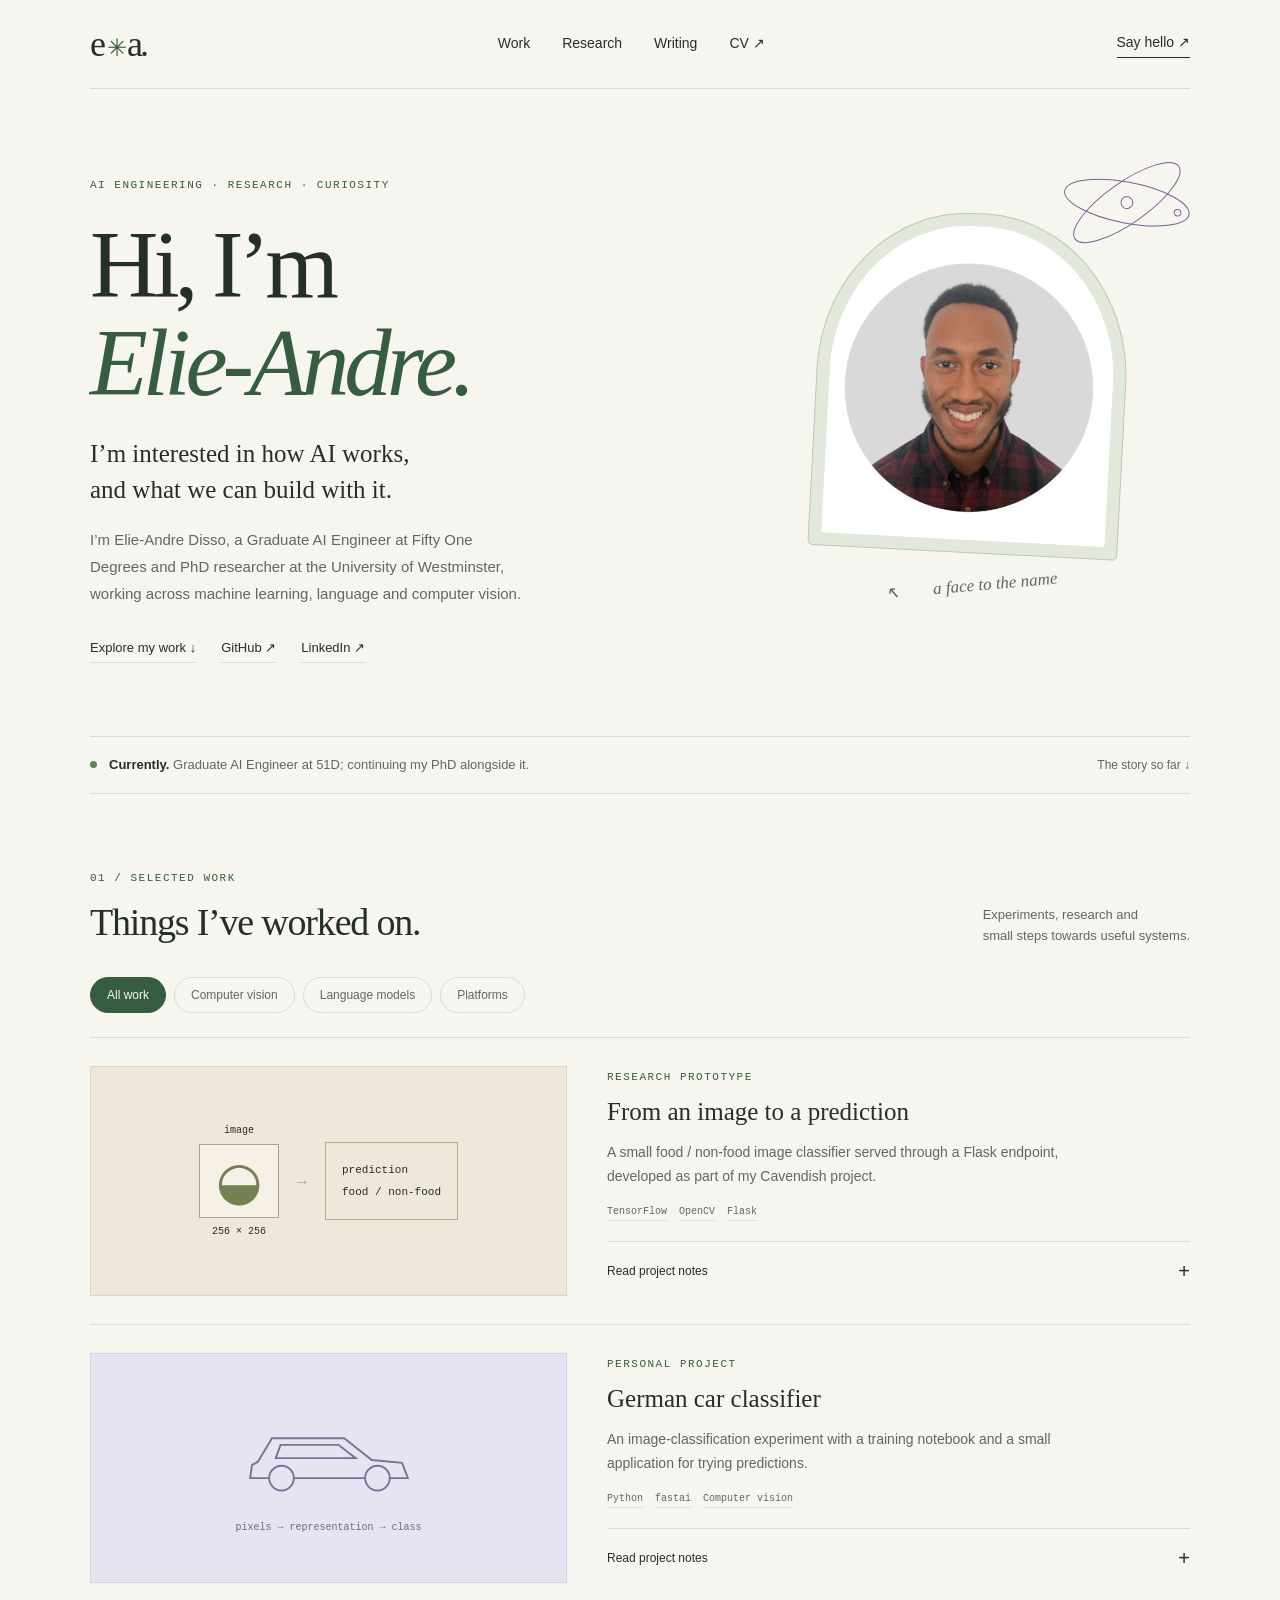
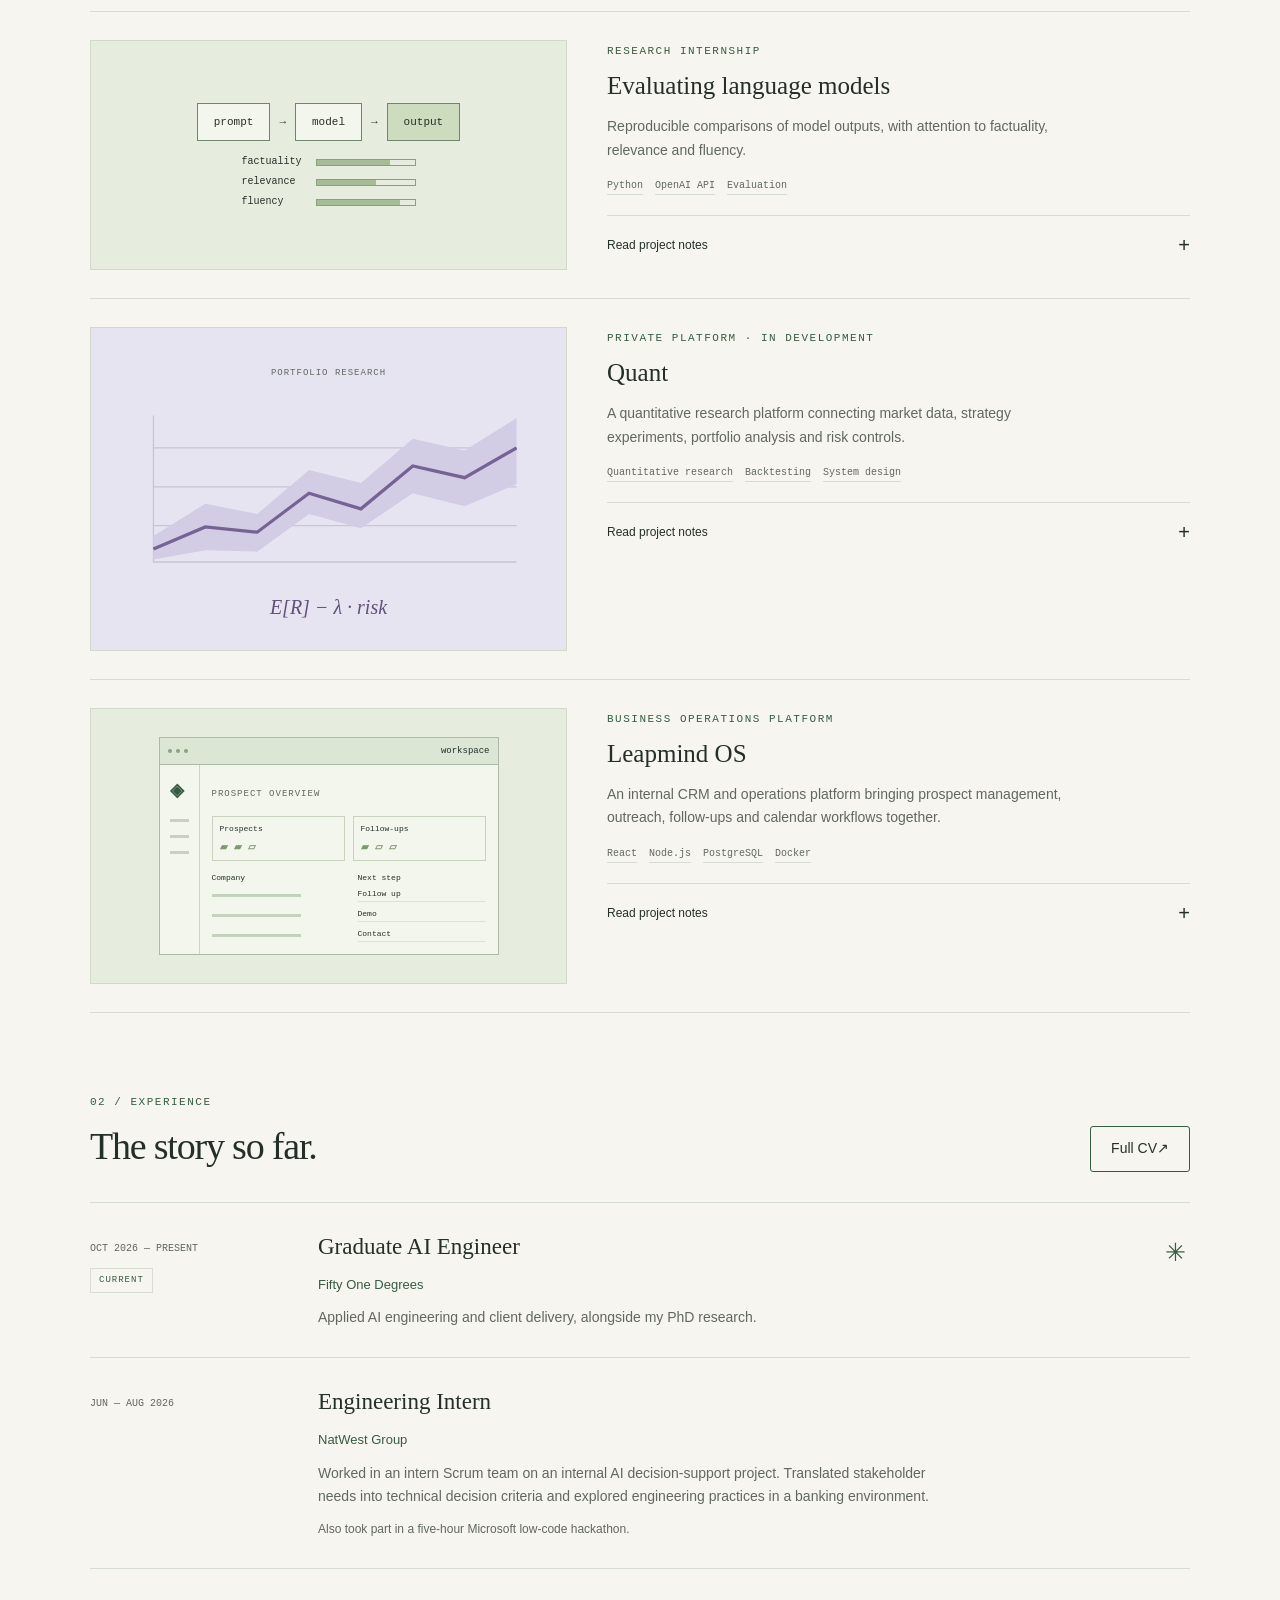
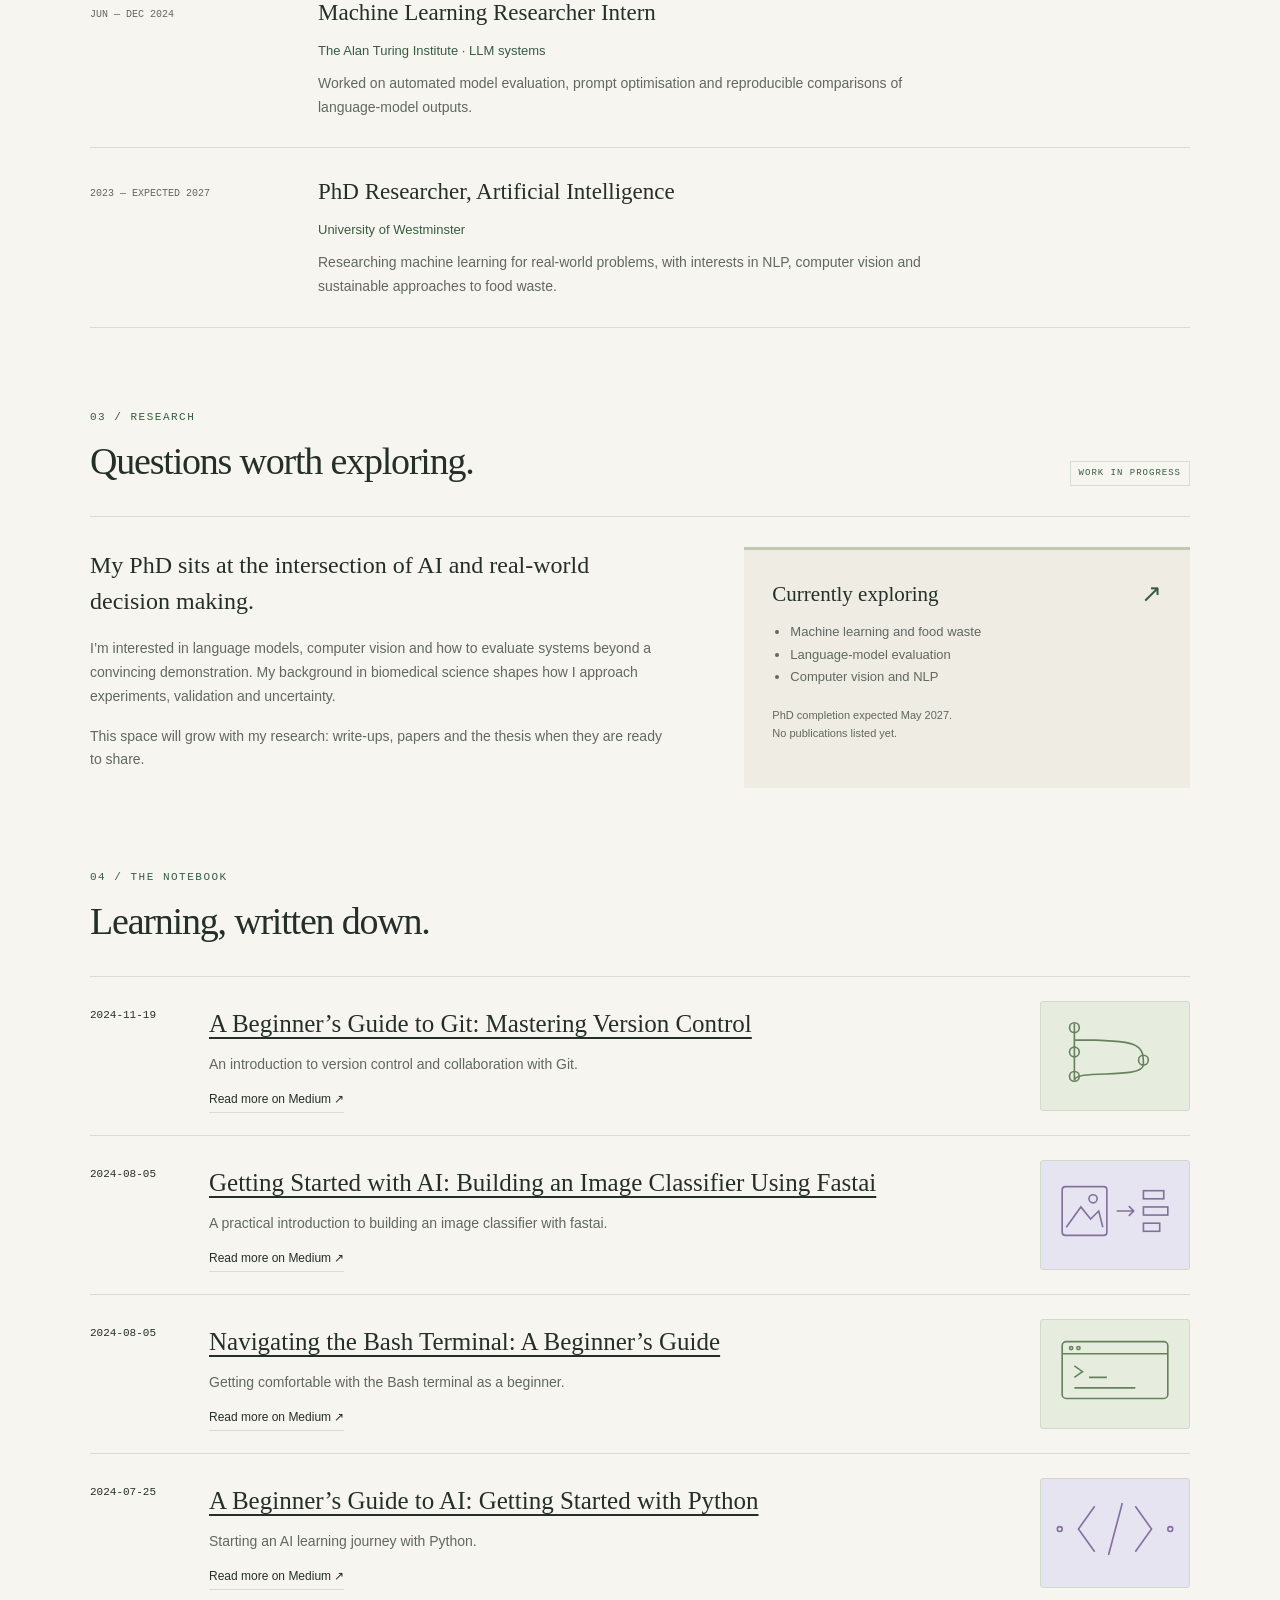
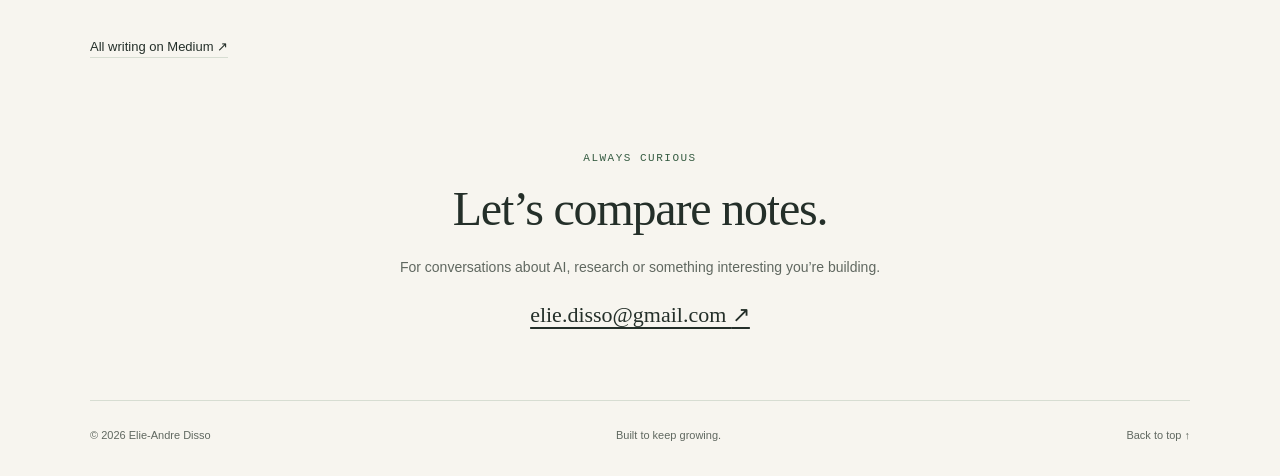
<file: index.html>
<!doctype html>
<html lang="en">
<head>
  <meta charset="utf-8">
  <meta name="viewport" content="width=device-width, initial-scale=1">
  <meta name="google-site-verification" content="zBLq_eRVmcI7Dz_ONTnirOp5jW_L1AHOWXwtKinr4Yc">
  <meta name="description" content="Elie-Andre Disso, Graduate AI Engineer at Fifty One Degrees and PhD researcher at the University of Westminster. Explore AI projects, research and writing.">
  <meta name="theme-color" content="#f7f5ef">
  <title>Elie-Andre Disso | AI Engineer &amp; PhD Researcher</title>
  <link rel="canonical" href="https://elieandre.github.io/">
  <meta property="og:type" content="website">
  <meta property="og:title" content="Elie-Andre Disso | AI Engineer &amp; PhD Researcher">
  <meta property="og:description" content="Graduate AI Engineer at Fifty One Degrees and PhD researcher. Selected AI projects, research and writing.">
  <meta property="og:url" content="https://elieandre.github.io/">
  <meta property="og:image" content="https://elieandre.github.io/assets/portrait.png">
  <meta property="og:image:alt" content="Elie-Andre Disso">
  <meta name="twitter:card" content="summary">
  <meta name="twitter:title" content="Elie-Andre Disso | AI Engineer &amp; PhD Researcher">
  <meta name="twitter:description" content="Graduate AI Engineer at Fifty One Degrees and PhD researcher. AI projects, research and writing.">
  <meta name="twitter:image" content="https://elieandre.github.io/assets/portrait.png">
  <script type="application/ld+json">
  {
    "@context": "https://schema.org",
    "@type": "ProfilePage",
    "@id": "https://elieandre.github.io/#profile",
    "url": "https://elieandre.github.io/",
    "mainEntity": {
      "@type": "Person",
      "@id": "https://elieandre.github.io/#person",
      "name": "Elie-Andre Disso",
      "alternateName": "Elie Disso",
      "url": "https://elieandre.github.io/",
      "image": "https://elieandre.github.io/assets/portrait.png",
      "jobTitle": "Graduate AI Engineer",
      "description": "Graduate AI Engineer at Fifty One Degrees and PhD researcher at the University of Westminster, working across machine learning, language and computer vision.",
      "sameAs": [
        "https://www.linkedin.com/in/elie-andre",
        "https://github.com/ElieAndre",
        "https://medium.com/@elieandre"
      ]
    }
  }
  </script>
  <link rel="icon" href="assets/favicon.svg" type="image/svg+xml">
  <link rel="stylesheet" href="style.css?v=mobile-icons-20261005">
  <script src="content.js" defer></script>
  <script src="script.js?v=mobile-icons-20261005" defer></script>
</head>
<body>
<a class="skip" href="#main">Skip to content</a>
<header class="site-header">
  <a class="wordmark" href="index.html" aria-label="Elie-Andre, home">e<span class="asterisk" aria-hidden="true"><span class="mobile-symbol icon-star" aria-hidden="true"><span class="symbol-glyph">✳</span></span></span>a.</a>
  <nav aria-label="Main navigation">
    <a href="#work">Work</a><a href="#research">Research</a><a href="#writing">Writing</a><a href="cv.html">CV <span aria-hidden="true"><span class="mobile-symbol icon-out" aria-hidden="true"><span class="symbol-glyph">↗</span></span></span></a>
  </nav>
  <a class="hello" href="mailto:elie.disso@gmail.com">Say hello <span aria-hidden="true"><span class="mobile-symbol icon-out" aria-hidden="true"><span class="symbol-glyph">↗</span></span></span></a>
</header>
<main id="main">
  <section class="hero" aria-labelledby="intro-title">
    <div class="intro">
      <p class="eyebrow">AI ENGINEERING · RESEARCH · CURIOSITY</p>
      <h1 id="intro-title">Hi, I’m<br><em>Elie-Andre.</em></h1>
      <p class="lede">I’m interested in how AI works,<br class="desktop-break"> and what we can build with it.</p>
      <p class="intro-copy">I’m Elie-Andre Disso, a Graduate AI Engineer at Fifty One Degrees and PhD researcher at the University of Westminster, working across machine learning, language and computer vision.</p>
      <div class="intro-links"><a href="#work">Explore my work <span aria-hidden="true"><span class="mobile-symbol icon-down" aria-hidden="true"><span class="symbol-glyph">↓</span></span></span></a><a href="https://github.com/ElieAndre" target="_blank" rel="noopener noreferrer">GitHub <span class="mobile-symbol icon-out" aria-hidden="true"><span class="symbol-glyph">↗</span></span></a><a href="https://www.linkedin.com/in/elie-andre" target="_blank" rel="noopener noreferrer">LinkedIn <span class="mobile-symbol icon-out" aria-hidden="true"><span class="symbol-glyph">↗</span></span></a></div>
    </div>
    <div class="portrait-area">
      <div class="portrait-frame"><img src="assets/portrait.png" width="1000" height="1000" alt="Elie-Andre Disso smiling" fetchpriority="high"></div>
      <div class="portrait-note"><span aria-hidden="true"><span class="mobile-symbol icon-up-left" aria-hidden="true"><span class="symbol-glyph">↖</span></span></span> a face to the name</div>
      <div class="orbit" aria-hidden="true"><svg viewBox="0 0 220 120"><ellipse cx="110" cy="60" rx="96" ry="31" transform="rotate(-23 110 60)"/><ellipse cx="110" cy="60" rx="96" ry="31" transform="rotate(23 110 60)"/><circle cx="110" cy="60" r="9"/><circle cx="182" cy="91" r="5"/></svg></div>
    </div>
  </section>
  <div class="now-strip"><span class="status-dot" aria-hidden="true"></span><span><strong>Currently.</strong> Graduate AI Engineer at 51D; continuing my PhD alongside it.</span><a href="#experience">The story so far <span class="mobile-symbol icon-down" aria-hidden="true"><span class="symbol-glyph">↓</span></span></a></div>

  <section id="work" class="section" aria-labelledby="work-title">
    <div class="section-heading"><div><p class="eyebrow">01 / SELECTED WORK</p><h2 id="work-title">Things I’ve worked on.</h2></div><p class="section-aside">Experiments, research and<br>small steps towards useful systems.</p></div>
    <div class="filters" role="group" aria-label="Filter selected work"><button aria-pressed="true" data-filter="all">All work</button><button aria-pressed="false" data-filter="vision">Computer vision</button><button aria-pressed="false" data-filter="llm">Language models</button><button aria-pressed="false" data-filter="platform">Platforms</button></div>
    <p id="filter-status" class="sr-only" aria-live="polite"></p>
    <div id="project-list" class="project-list"></div>
    <noscript><p>Selected work includes LLM evaluation at The Alan Turing Institute, a food-image classification prototype and a German car classifier. <a href="https://github.com/ElieAndre">Browse my public code on GitHub.</a></p></noscript>
  </section>

  <section id="experience" class="section" aria-labelledby="experience-title">
    <div class="section-heading"><div><p class="eyebrow">02 / EXPERIENCE</p><h2 id="experience-title">The story so far.</h2></div><a class="cv-link" href="./cv.html">Full CV <span class="mobile-symbol icon-out" aria-hidden="true"><span class="symbol-glyph">↗</span></span></a></div>
    <div class="timeline">
      <article class="timeline-row"><p class="timeline-date">OCT 2026 — PRESENT <span class="small-label">CURRENT</span></p><div><h3>Graduate AI Engineer</h3><p class="company">Fifty One Degrees</p><p>Applied AI engineering and client delivery, alongside my PhD research.</p></div><span class="timeline-mark" aria-hidden="true"><span class="mobile-symbol icon-star" aria-hidden="true"><span class="symbol-glyph">✳</span></span></span></article>
      <article class="timeline-row"><p class="timeline-date">JUN — AUG 2026</p><div><h3>Engineering Intern</h3><p class="company">NatWest Group</p><p>Worked in an intern Scrum team on an internal AI decision-support project. Translated stakeholder needs into technical decision criteria and explored engineering practices in a banking environment.</p><p class="minor">Also took part in a five-hour Microsoft low-code hackathon.</p></div></article>
      <article class="timeline-row"><p class="timeline-date">JUN — DEC 2024</p><div><h3>Machine Learning Researcher Intern</h3><p class="company">The Alan Turing Institute · LLM systems</p><p>Worked on automated model evaluation, prompt optimisation and reproducible comparisons of language-model outputs.</p></div></article>
      <article class="timeline-row"><p class="timeline-date">2023 — EXPECTED 2027</p><div><h3>PhD Researcher, Artificial Intelligence</h3><p class="company">University of Westminster</p><p>Researching machine learning for real-world problems, with interests in NLP, computer vision and sustainable approaches to food waste.</p></div></article>
    </div>
  </section>

  <section id="research" class="section research-section" aria-labelledby="research-title">
    <div class="section-heading"><div><p class="eyebrow">03 / RESEARCH</p><h2 id="research-title">Questions worth exploring.</h2></div><span class="small-label">WORK IN PROGRESS</span></div>
    <div class="research-grid"><div><p class="research-intro">My PhD sits at the intersection of AI and real-world decision making.</p><p>I’m interested in language models, computer vision and how to evaluate systems beyond a convincing demonstration. My background in biomedical science shapes how I approach experiments, validation and uncertainty.</p><p>This space will grow with my research: write-ups, papers and the thesis when they are ready to share.</p></div><aside class="research-note"><span class="note-symbol" aria-hidden="true"><span class="mobile-symbol icon-out" aria-hidden="true"><span class="symbol-glyph">↗</span></span></span><h3>Currently exploring</h3><ul><li>Machine learning and food waste</li><li>Language-model evaluation</li><li>Computer vision and NLP</li></ul><p>PhD completion expected May 2027.<br>No publications listed yet.</p></aside></div>
  </section>

  <section id="writing" class="section" aria-labelledby="writing-title">
    <div class="section-heading"><div><p class="eyebrow">04 / THE NOTEBOOK</p><h2 id="writing-title">Learning, written down.</h2></div></div>
    <div id="writing-list"></div>
    <p class="writing-more"><a class="text-link" href="https://medium.com/@elieandre" target="_blank" rel="noopener noreferrer">All writing on Medium <span class="mobile-symbol icon-out" aria-hidden="true"><span class="symbol-glyph">↗</span></span></a></p>
    <div id="writing-empty" class="writing-empty"><span class="notebook-icon" aria-hidden="true">▤</span><div><h3>The notebook is open.</h3><p>I’m starting to document what I learn in AI engineering. Essays, project notes and research explanations will appear here as I write them.</p></div><span class="small-label">NO POSTS YET</span></div>
  </section>
  <section class="contact-section" aria-labelledby="contact-title"><p class="eyebrow">ALWAYS CURIOUS</p><h2 id="contact-title">Let’s compare notes.</h2><p>For conversations about AI, research or something interesting you’re building.</p><a class="email-link" href="mailto:elie.disso@gmail.com">elie.disso@gmail.com <span aria-hidden="true"><span class="mobile-symbol icon-out" aria-hidden="true"><span class="symbol-glyph">↗</span></span></span></a></section>
</main>
<footer class="site-footer"><p>© <span id="year">2026</span> Elie-Andre Disso</p><p>Built to keep growing.</p><a href="#main">Back to top <span class="mobile-symbol icon-up" aria-hidden="true"><span class="symbol-glyph">↑</span></span></a></footer>
</body>
</html>
</file>
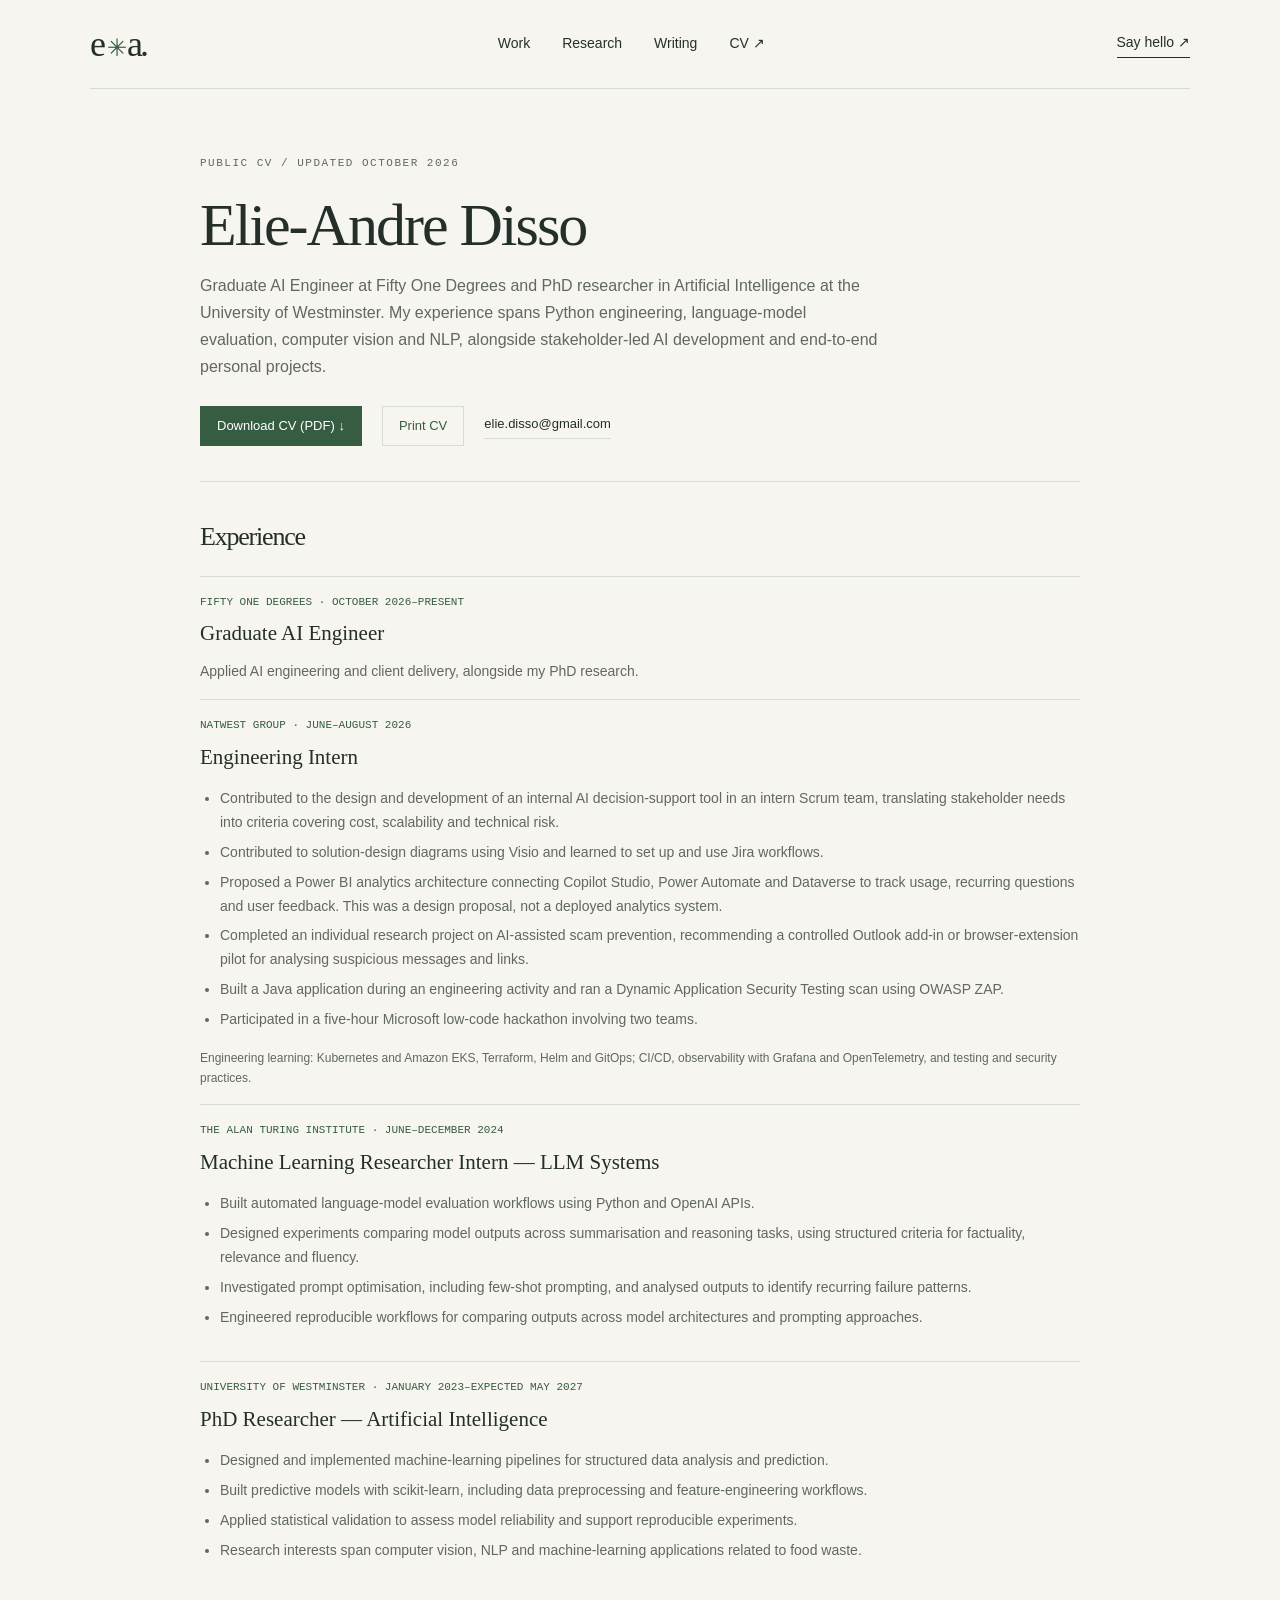
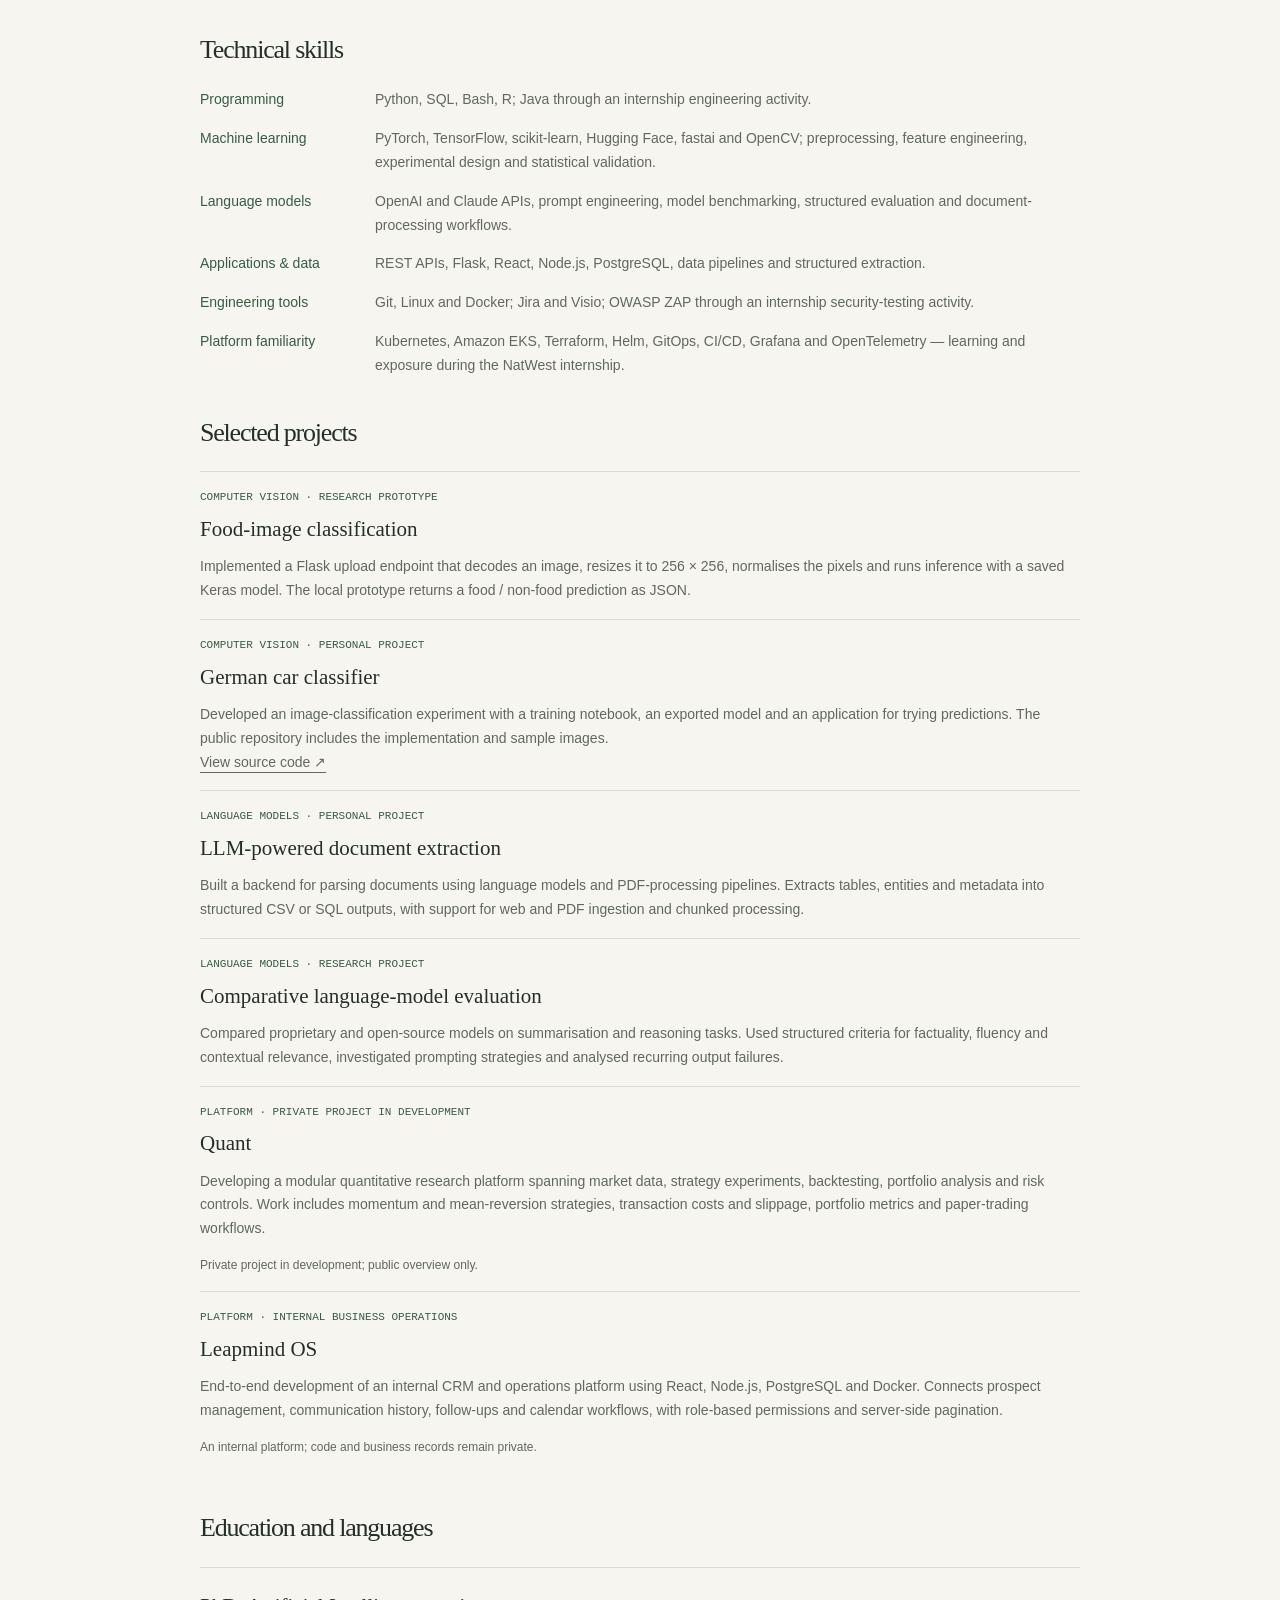
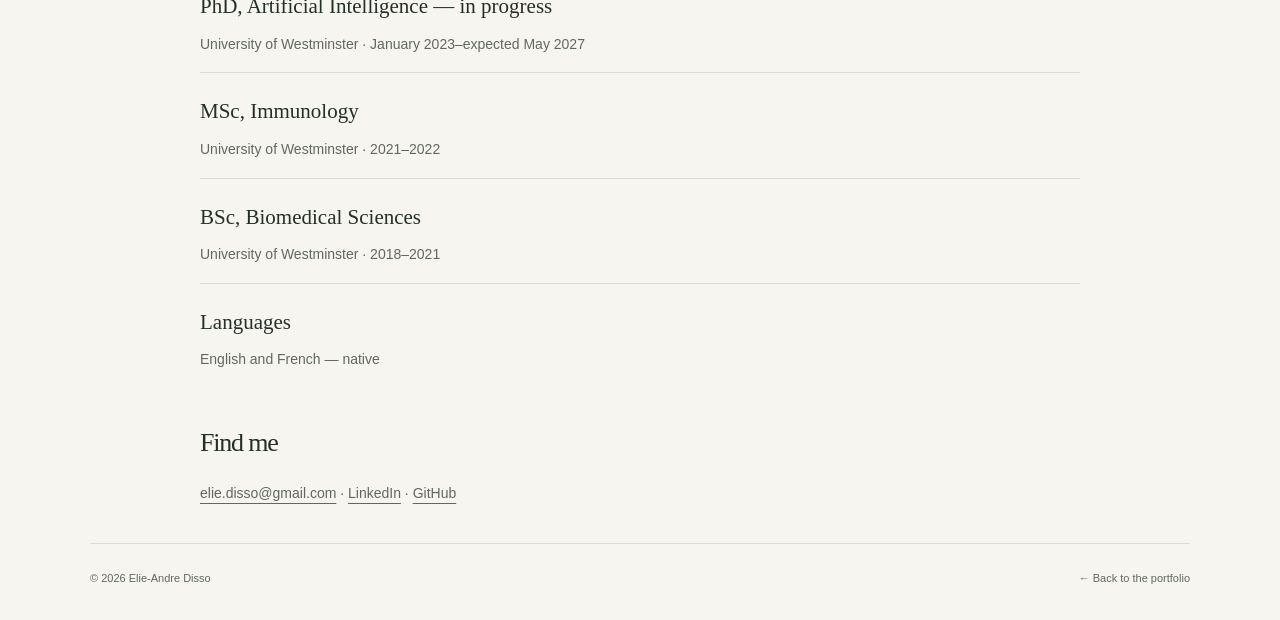
<file: cv.html>
<!doctype html>
<html lang="en"><head><meta charset="utf-8"><meta name="viewport" content="width=device-width, initial-scale=1"><meta name="description" content="Elie-Andre Disso's CV: Graduate AI Engineer at Fifty One Degrees, PhD researcher, with experience in LLM evaluation, computer vision, Python and NLP."><title>Elie-Andre Disso | AI Engineering &amp; Research CV</title><link rel="canonical" href="https://elieandre.github.io/cv.html"><meta property="og:type" content="website"><meta property="og:title" content="Elie-Andre Disso | AI Engineering &amp; Research CV"><meta property="og:description" content="Public CV: AI engineering, research experience, education and selected projects."><meta property="og:url" content="https://elieandre.github.io/cv.html"><meta property="og:image" content="https://elieandre.github.io/assets/portrait.png"><meta name="twitter:card" content="summary"><meta name="twitter:title" content="Elie-Andre Disso | AI Engineering &amp; Research CV"><meta name="twitter:image" content="https://elieandre.github.io/assets/portrait.png"><link rel="icon" href="assets/favicon.svg" type="image/svg+xml"><link rel="stylesheet" href="style.css?v=mobile-icons-20261005"><script src="script.js?v=mobile-icons-20261005" defer></script></head>
<body><a class="skip" href="#main">Skip to content</a><header class="site-header"><a class="wordmark" href="index.html" aria-label="Elie-Andre, home">e<span class="asterisk" aria-hidden="true"><span class="mobile-symbol icon-star" aria-hidden="true"><span class="symbol-glyph">✳</span></span></span>a.</a><nav aria-label="Main navigation"><a href="index.html#work">Work</a><a href="index.html#research">Research</a><a href="index.html#writing">Writing</a><a href="cv.html" aria-current="page">CV <span class="mobile-symbol icon-out" aria-hidden="true"><span class="symbol-glyph">↗</span></span></a></nav><a class="hello" href="mailto:elie.disso@gmail.com">Say hello <span class="mobile-symbol icon-out" aria-hidden="true"><span class="symbol-glyph">↗</span></span></a></header>
<main id="main" class="cv-page">
  <section class="cv-intro">
    <p class="eyebrow">PUBLIC CV / UPDATED OCTOBER 2026</p>
    <h1>Elie-Andre Disso</h1>
    <p>Graduate AI Engineer at Fifty One Degrees and PhD researcher in Artificial Intelligence at the University of Westminster. My experience spans Python engineering, language-model evaluation, computer vision and NLP, alongside stakeholder-led AI development and end-to-end personal projects.</p>
    <div class="cv-actions"><a class="cv-download" href="output/pdf/Elie-Andre-Disso-Public-CV.pdf" download="Elie-Andre-Disso-CV.pdf">Download CV (PDF) <span class="mobile-symbol icon-down" aria-hidden="true"><span class="symbol-glyph">↓</span></span></a><button id="print-cv" type="button">Print CV</button><a class="text-link" href="mailto:elie.disso@gmail.com">elie.disso@gmail.com</a></div>
  </section>

  <section id="cv-experience" class="cv-section" aria-labelledby="cv-experience-title">
    <h2 id="cv-experience-title">Experience</h2>
    <article>
      <p class="cv-meta">FIFTY ONE DEGREES · OCTOBER 2026–PRESENT</p>
      <h3>Graduate AI Engineer</h3>
      <p>Applied AI engineering and client delivery, alongside my PhD research.</p>
    </article>
    <article>
      <p class="cv-meta">NATWEST GROUP · JUNE–AUGUST 2026</p>
      <h3>Engineering Intern</h3>
      <ul>
        <li>Contributed to the design and development of an internal AI decision-support tool in an intern Scrum team, translating stakeholder needs into criteria covering cost, scalability and technical risk.</li>
        <li>Contributed to solution-design diagrams using Visio and learned to set up and use Jira workflows.</li>
        <li>Proposed a Power BI analytics architecture connecting Copilot Studio, Power Automate and Dataverse to track usage, recurring questions and user feedback. This was a design proposal, not a deployed analytics system.</li>
        <li>Completed an individual research project on AI-assisted scam prevention, recommending a controlled Outlook add-in or browser-extension pilot for analysing suspicious messages and links.</li>
        <li>Built a Java application during an engineering activity and ran a Dynamic Application Security Testing scan using OWASP ZAP.</li>
        <li>Participated in a five-hour Microsoft low-code hackathon involving two teams.</li>
      </ul>
      <p class="cv-learning">Engineering learning: Kubernetes and Amazon EKS, Terraform, Helm and GitOps; CI/CD, observability with Grafana and OpenTelemetry, and testing and security practices.</p>
    </article>
    <article>
      <p class="cv-meta">THE ALAN TURING INSTITUTE · JUNE–DECEMBER 2024</p>
      <h3>Machine Learning Researcher Intern — LLM Systems</h3>
      <ul>
        <li>Built automated language-model evaluation workflows using Python and OpenAI APIs.</li>
        <li>Designed experiments comparing model outputs across summarisation and reasoning tasks, using structured criteria for factuality, relevance and fluency.</li>
        <li>Investigated prompt optimisation, including few-shot prompting, and analysed outputs to identify recurring failure patterns.</li>
        <li>Engineered reproducible workflows for comparing outputs across model architectures and prompting approaches.</li>
      </ul>
    </article>
    <article>
      <p class="cv-meta">UNIVERSITY OF WESTMINSTER · JANUARY 2023–EXPECTED MAY 2027</p>
      <h3>PhD Researcher — Artificial Intelligence</h3>
      <ul>
        <li>Designed and implemented machine-learning pipelines for structured data analysis and prediction.</li>
        <li>Built predictive models with scikit-learn, including data preprocessing and feature-engineering workflows.</li>
        <li>Applied statistical validation to assess model reliability and support reproducible experiments.</li>
        <li>Research interests span computer vision, NLP and machine-learning applications related to food waste.</li>
      </ul>
    </article>
  </section>

  <section id="cv-skills" class="cv-section" aria-labelledby="cv-skills-title">
    <h2 id="cv-skills-title">Technical skills</h2>
    <dl class="cv-skills">
      <dt>Programming</dt><dd>Python, SQL, Bash, R; Java through an internship engineering activity.</dd>
      <dt>Machine learning</dt><dd>PyTorch, TensorFlow, scikit-learn, Hugging Face, fastai and OpenCV; preprocessing, feature engineering, experimental design and statistical validation.</dd>
      <dt>Language models</dt><dd>OpenAI and Claude APIs, prompt engineering, model benchmarking, structured evaluation and document-processing workflows.</dd>
      <dt>Applications &amp; data</dt><dd>REST APIs, Flask, React, Node.js, PostgreSQL, data pipelines and structured extraction.</dd>
      <dt>Engineering tools</dt><dd>Git, Linux and Docker; Jira and Visio; OWASP ZAP through an internship security-testing activity.</dd>
      <dt>Platform familiarity</dt><dd>Kubernetes, Amazon EKS, Terraform, Helm, GitOps, CI/CD, Grafana and OpenTelemetry — learning and exposure during the NatWest internship.</dd>
    </dl>
  </section>

  <section id="cv-projects" class="cv-section" aria-labelledby="cv-projects-title">
    <h2 id="cv-projects-title">Selected projects</h2>
    <article>
      <p class="cv-meta">COMPUTER VISION · RESEARCH PROTOTYPE</p>
      <h3>Food-image classification</h3>
      <p>Implemented a Flask upload endpoint that decodes an image, resizes it to 256 × 256, normalises the pixels and runs inference with a saved Keras model. The local prototype returns a food / non-food prediction as JSON.</p>
    </article>
    <article>
      <p class="cv-meta">COMPUTER VISION · PERSONAL PROJECT</p>
      <h3>German car classifier</h3>
      <p>Developed an image-classification experiment with a training notebook, an exported model and an application for trying predictions. The public repository includes the implementation and sample images.</p>
      <p><a href="https://github.com/ElieAndre/german-car-classifier" target="_blank" rel="noopener noreferrer">View source code <span class="mobile-symbol icon-out" aria-hidden="true"><span class="symbol-glyph">↗</span></span></a></p>
    </article>
    <article>
      <p class="cv-meta">LANGUAGE MODELS · PERSONAL PROJECT</p>
      <h3>LLM-powered document extraction</h3>
      <p>Built a backend for parsing documents using language models and PDF-processing pipelines. Extracts tables, entities and metadata into structured CSV or SQL outputs, with support for web and PDF ingestion and chunked processing.</p>
    </article>
    <article>
      <p class="cv-meta">LANGUAGE MODELS · RESEARCH PROJECT</p>
      <h3>Comparative language-model evaluation</h3>
      <p>Compared proprietary and open-source models on summarisation and reasoning tasks. Used structured criteria for factuality, fluency and contextual relevance, investigated prompting strategies and analysed recurring output failures.</p>
    </article>
    <article>
      <p class="cv-meta">PLATFORM · PRIVATE PROJECT IN DEVELOPMENT</p>
      <h3>Quant</h3>
      <p>Developing a modular quantitative research platform spanning market data, strategy experiments, backtesting, portfolio analysis and risk controls. Work includes momentum and mean-reversion strategies, transaction costs and slippage, portfolio metrics and paper-trading workflows.</p>
      <p class="cv-project-note">Private project in development; public overview only.</p>
    </article>
    <article>
      <p class="cv-meta">PLATFORM · INTERNAL BUSINESS OPERATIONS</p>
      <h3>Leapmind OS</h3>
      <p>End-to-end development of an internal CRM and operations platform using React, Node.js, PostgreSQL and Docker. Connects prospect management, communication history, follow-ups and calendar workflows, with role-based permissions and server-side pagination.</p>
      <p class="cv-project-note">An internal platform; code and business records remain private.</p>
    </article>
  </section>

  <section id="cv-education" class="cv-section" aria-labelledby="cv-education-title">
    <h2 id="cv-education-title">Education and languages</h2>
    <article><h3>PhD, Artificial Intelligence — in progress</h3><p>University of Westminster · January 2023–expected May 2027</p></article>
    <article><h3>MSc, Immunology</h3><p>University of Westminster · 2021–2022</p></article>
    <article><h3>BSc, Biomedical Sciences</h3><p>University of Westminster · 2018–2021</p></article>
    <article><h3>Languages</h3><p>English and French — native</p></article>
  </section>

  <section id="cv-contact" class="cv-section" aria-labelledby="cv-contact-title">
    <h2 id="cv-contact-title">Find me</h2>
    <p><a href="mailto:elie.disso@gmail.com">elie.disso@gmail.com</a> · <a href="https://www.linkedin.com/in/elie-andre">LinkedIn</a> · <a href="https://github.com/ElieAndre">GitHub</a></p>
  </section>
</main>
<footer class="site-footer"><p>© <span id="year">2026</span> Elie-Andre Disso</p><a href="index.html">← Back to the portfolio</a></footer></body></html>
</file>
<file: style.css>
@charset "UTF-8";
:root { --paper:#f7f5ef; --ink:#242f29; --muted:#606860; --line:#d7ddd2; --green:#365c42; --lavender:#e6e4f1; --soft:#e6eddf; --serif:Georgia,"Times New Roman",serif; --sans:"Segoe UI",Arial,sans-serif; --mono:"Cascadia Code",Consolas,monospace; }
* { box-sizing:border-box; }
html { scroll-behavior:smooth; scroll-padding-top:30px; }
body { margin:0; background:var(--paper); color:var(--ink); font:16px/1.7 var(--sans); }
a { color:inherit; text-underline-offset:5px; }
a:hover { color:var(--green); }
button { font:inherit; cursor:pointer; }
button:focus-visible,a:focus-visible,summary:focus-visible { outline:3px solid #7970b1; outline-offset:5px; border-radius:2px; }
h1,h2,h3,h4,p { margin:0; }
img { max-width:100%; display:block; }
[hidden] { display:none!important; }
.skip { position:fixed; top:8px; left:8px; transform:translateY(-180%); z-index:10; padding:10px; background:white; }
.skip:focus { transform:none; }
.sr-only { position:absolute; width:1px; height:1px; overflow:hidden; clip-path:inset(50%); white-space:nowrap; }
.site-header,main,.site-footer { width:min(1100px,calc(100% - 96px)); margin-inline:auto; }
.site-header { display:flex; align-items:center; justify-content:space-between; padding:28px 0; border-bottom:1px solid var(--line); gap:20px; }
.wordmark { text-decoration:none; font:36px/.9 var(--serif); letter-spacing:-3px; }
.asterisk { color:var(--green); font-size:24px; margin:0 2px; }
nav { display:flex; gap:32px; }
nav a,.hello { text-decoration:none; font-size:14px; }
nav a:hover { text-decoration:underline; }
.hello { border-bottom:1px solid var(--ink); padding-bottom:2px; }
.hero { display:grid; grid-template-columns:1.35fr 1fr; align-items:center; gap:70px; padding:87px 0 73px; }
.eyebrow { font:11px/1.7 var(--mono); letter-spacing:1.5px; color:var(--green); }
h1 { font:clamp(68px,7.4vw,96px)/1.03 var(--serif); letter-spacing:-5px; margin:22px 0 24px; font-weight:normal; }
h1 em { color:var(--green); font-weight:normal; }
.lede { font:25px/1.45 var(--serif); margin-bottom:17px; }
.intro-copy { max-width:440px; color:var(--muted); font-size:15px; line-height:1.8; }
.intro-links { display:flex; flex-wrap:wrap; gap:25px; font-size:13px; margin-top:30px; }
.intro-links a { text-decoration:none; border-bottom:1px solid var(--line); padding-bottom:3px; }
.portrait-area { position:relative; padding:25px 0 55px; }
.portrait-frame { width:310px; height:340px; padding:12px; background:#e2e8db; border:1px solid #bdc8b8; border-radius:48% 48% 5px 5px; margin:auto; transform:rotate(3deg); }
.portrait-frame img { width:100%; height:100%; object-fit:cover; border-radius:48% 48% 1px 1px; }
.portrait-note { font:17px var(--serif); font-style:italic; text-align:center; margin-top:22px; transform:rotate(-5deg); color:var(--muted); }
.portrait-note span { padding-right:10px; }
.orbit { position:absolute; width:145px; height:85px; top:-25px; right:-10px; transform:rotate(-12deg); }
.orbit svg { width:100%; fill:none; stroke:#716593; stroke-width:1.5; }
.orbit circle { fill:var(--paper); }
.now-strip { display:flex; gap:12px; align-items:center; border-block:1px solid var(--line); padding:17px 0; font-size:13px; color:var(--muted); }
.now-strip strong { font-weight:600; color:var(--ink); }
.now-strip a { margin-left:auto; flex-shrink:0; text-decoration:none; font-size:12px; }
.status-dot { width:7px; height:7px; border-radius:50%; background:#618558; flex-shrink:0; }
.section { padding:75px 0 5px; }
.section-heading { display:flex; justify-content:space-between; align-items:flex-end; gap:24px; margin-bottom:30px; }
h2 { font:38px/1.3 var(--serif); letter-spacing:-1.2px; font-weight:normal; margin-top:10px; }
.section-aside { color:var(--muted); font-size:13px; line-height:1.6; }
.filters { display:flex; gap:8px; flex-wrap:wrap; padding-bottom:24px; }
.filters button { padding:7px 16px; color:var(--muted); background:transparent; border:1px solid var(--line); border-radius:30px; font-size:12px; }
.filters button[aria-pressed=true] { background:var(--green); color:var(--paper); border-color:var(--green); }
.filters button:hover { border-color:var(--green); }
.project { display:grid; grid-template-columns:.9fr 1.1fr; gap:40px; padding:28px 0; border-top:1px solid var(--line); }
.project:last-child { border-bottom:1px solid var(--line); }
.project-visual { min-height:230px; position:relative; padding:28px 30px; border:1px solid #d1d9ca; display:flex; align-items:center; justify-content:center; flex-wrap:wrap; gap:15px; }
.project-visual.language { background:var(--soft); flex-direction:column; }
.project-visual.vision { background:#eee7da; border-color:#e0d6c5; }
.project-visual.classifier { background:var(--lavender); border-color:#d7d3e5; flex-direction:column; }
.model-sketch { display:flex; align-items:center; gap:9px; font:11px var(--mono); }
.model-sketch div { padding:12px 16px; border:1px solid #71856d; background:#f3f6ed; }
.model-sketch .model-output { background:#cddcbe; }
.eval-sketch { display:grid; grid-template-columns:auto 100px; gap:9px 14px; font:10px var(--mono); }
.eval-sketch i { height:7px; margin-top:3px; width:100%; border:1px solid #8b9f81; background:linear-gradient(to right,#a5bc96 75%,transparent 75%); }
.eval-sketch i:nth-of-type(2) { background:linear-gradient(to right,#a5bc96 60%,transparent 60%); }
.eval-sketch i:nth-of-type(3) { background:linear-gradient(to right,#a5bc96 85%,transparent 85%); }
.image-sketch { display:flex; flex-direction:column; align-items:center; gap:8px; font:10px var(--mono); }
.pixel-food { border:1px solid #b0a487; font:53px/1.1 var(--serif); color:#758154; background:#f6f0e6; padding:7px 16px; }
.sketch-arrow { color:#a89b80; }
.prediction-sketch { padding:16px; border:1px solid #baa989; font:11px/2 var(--mono); }
.prediction-sketch strong { font-weight:normal; }
.car-sketch { width:190px; }
.car-sketch svg { fill:none; stroke:#7b7195; stroke-width:2; }
.car-sketch circle { fill:var(--lavender); }
.classifier-label { font:10px var(--mono); color:#74658b; }
.project-copy { padding-top:2px; }
h3 { font:25px/1.35 var(--serif); font-weight:normal; margin:8px 0 12px; }
.project-copy>p:not(.eyebrow) { color:var(--muted); font-size:14px; max-width:480px; }
.tags { list-style:none; display:flex; gap:12px; flex-wrap:wrap; padding:0; margin:18px 0; }
.tags li { font:10px var(--mono); color:var(--muted); border-bottom:1px solid var(--line); padding-bottom:3px; }
details { border-top:1px solid var(--line); margin-top:20px; }
summary { cursor:pointer; font-size:12px; padding:12px 0 3px; list-style:none; display:flex; justify-content:space-between; align-items:center; }
summary::-webkit-details-marker { display:none; }
summary span { font-size:20px; }
details[open] summary span { transform:rotate(45deg); }
.project-notes { padding:10px 0; }
.project-notes h4 { font:12px var(--mono); margin:18px 0 6px; color:var(--green); }
.project-notes p { font-size:13px; color:var(--muted); }
.project-notes .text-link { display:inline-block; margin-top:15px; }
.text-link { font-size:13px; text-decoration:none; border-bottom:1px solid var(--line); padding-bottom:3px; }
.timeline { border-top:1px solid var(--line); }
.timeline-row { padding:28px 0; display:grid; grid-template-columns:200px 1fr 25px; gap:28px; border-bottom:1px solid var(--line); }
.timeline-date { font:10px/1.8 var(--mono); padding-top:9px; color:var(--muted); }
.timeline-date .small-label { display:block; width:fit-content; margin-top:10px; }
.small-label { display:inline-block; font:9px/1.5 var(--mono); letter-spacing:1px; border:1px solid var(--line); padding:5px 8px; color:var(--green); white-space:nowrap; }
.timeline-row h3 { margin-top:0; font-size:23px; }
.company { color:var(--green); font-size:13px; margin-bottom:10px; }
.timeline-row p:not(.company):not(.timeline-date) { font-size:14px; color:var(--muted); max-width:640px; }
.timeline-row .minor { margin-top:10px; font-size:12px!important; }
.timeline-mark { font-size:25px; color:var(--green); }
.research-grid { display:grid; grid-template-columns:1.3fr 1fr; gap:75px; border-top:1px solid var(--line); padding-top:30px; }
.research-intro { font:24px/1.5 var(--serif); margin-bottom:18px; }
.research-grid>div>p:not(.research-intro) { font-size:14px; color:var(--muted); margin-bottom:16px; }
.research-note { padding:22px 28px; background:#eeece3; border-top:3px solid #c0c7b3; }
.research-note h3 { font-size:21px; }
.research-note ul { padding-left:18px; font-size:13px; color:var(--muted); }
.research-note p { font-size:11px; color:var(--muted); margin-top:18px; }
.note-symbol { float:right; font-size:25px; color:var(--green); }
.handwritten { font:16px var(--serif); font-style:italic; color:#7d7193; transform:rotate(-4deg); }
.writing-empty { display:flex; gap:22px; padding:25px 0; border-block:1px solid var(--line); align-items:center; }
.notebook-icon { font:40px var(--serif); color:var(--green); }
.writing-empty h3 { font-size:22px; margin-top:0; }
.writing-empty p { color:var(--muted); font-size:14px; max-width:680px; }
.writing-empty .small-label { margin-left:auto; }
.writing-row { display:flex; gap:24px; border-top:1px solid var(--line); padding:22px 0; }
.writing-row time { font:11px var(--mono); padding-top:10px; }
.writing-row p { font-size:14px; color:var(--muted); }
.writing-row time { flex:0 0 95px; }
.writing-row .text-link { display:inline-block; font-size:12px; margin-top:12px; }
.writing-more { margin-top:20px; }
.platform-sketch { display:flex; flex-direction:column; align-items:center; gap:9px; width:100%; font:12px var(--mono); }
.platform-sketch span { border:1px solid #aebaa8; padding:12px 16px; min-width:200px; text-align:center; background:#f7f5ef; }
.platform-sketch b { font-weight:400; color:var(--green); }
.cv-link { display:inline-flex; align-items:center; padding:10px 20px; border:1px solid var(--green); border-radius:3px; text-decoration:none; font-size:14px; position:relative; z-index:1; }
.cv-link:hover { background:var(--green); color:var(--paper); }
.project-visual.quant { background:#e6e4f1; }
.project-visual.operations { background:#e6eddf; }
.sketch-title { font:9px var(--mono); letter-spacing:1px; color:var(--muted); }
.quant-sketch { width:100%; text-align:center; }
.quant-sketch svg { width:100%; display:block; margin:12px 0 5px; fill:none; }
.chart-grid { stroke:#c8c4d6; stroke-width:1; }
.chart-band { fill:#d2cde4; }
.chart-line { stroke:#756393; stroke-width:2.5; }
.math-note { font:italic 20px var(--serif); color:#625078; }
.crm-sketch { width:100%; max-width:340px; }
.crm-bar { display:flex; gap:4px; align-items:center; padding:8px; border:1px solid #aebaa8; background:#dce6d5; }
.crm-bar i { width:4px; height:4px; background:#8b9f81; border-radius:50%; }
.crm-bar>span { margin-left:auto; font:9px var(--mono); }
.crm-body { display:flex; background:#f3f6ed; border:1px solid #aebaa8; border-top:0; min-height:160px; }
.crm-body aside { width:40px; border-right:1px solid #ccd5c5; padding:10px; }
.crm-body aside b { font-size:18px; color:var(--green); }
.crm-body aside span { display:block; height:3px; background:#c5d2bd; margin-top:13px; }
.crm-main { flex:1; padding:12px; }
.crm-tiles { display:flex; gap:8px; margin:12px 0; }
.crm-tiles>div { flex:1; border:1px solid #c7d2bf; padding:7px; font:8px var(--mono); }
.crm-tiles b { display:block; margin-top:8px; font-size:10px; color:#7d996e; }
.crm-table { display:grid; grid-template-columns:1fr 1fr; gap:7px 18px; align-items:center; font:8px var(--mono); }
.crm-table i { width:70%; height:3px; background:#c5d2bd; }
.crm-table em { font-style:normal; border-bottom:1px solid #dbe2d6; padding-bottom:3px; }
.writing-copy { flex:1; min-width:0; }
.blog-thumbnail { width:150px; height:110px; flex-shrink:0; align-self:center; background:#e6eddf; border:1px solid #d1d9ca; display:grid; place-items:center; border-radius:3px; }
.writing-row:nth-child(even) .blog-thumbnail { background:#e6e4f1; }
.blog-thumbnail svg { width:130px; height:90px; fill:none; stroke:#66825c; stroke-width:2; }
.writing-row:nth-child(even) .blog-thumbnail svg { stroke:#82719f; }
@media(max-width:650px) { .writing-row { display:grid; grid-template-columns:1fr 90px; gap:12px; } .writing-row time { grid-column:1 / -1; } .blog-thumbnail { width:90px; height:80px; } .blog-thumbnail svg { width:80px; height:65px; } }
.filters { flex-wrap:wrap; }
@media(max-width:650px) { .writing-row { flex-direction:column; gap:10px; } .writing-row time { flex-basis:auto; } }
.contact-section { padding:85px 0 70px; text-align:center; }
.contact-section h2 { font-size:48px; margin-bottom:16px; }
.contact-section p:not(.eyebrow) { color:var(--muted); font-size:14px; }
.email-link { display:inline-block; margin-top:22px; font:22px var(--serif); }
.site-footer { border-top:1px solid var(--line); display:flex; justify-content:space-between; gap:15px; padding:25px 0 32px; color:var(--muted); font-size:11px; }
.site-footer a { text-decoration:none; }
.cv-page { width:min(880px,calc(100% - 96px)); }
.cv-intro { padding:65px 0 35px; border-bottom:1px solid var(--line); }
.cv-intro h1 { font-size:60px; letter-spacing:-2px; margin-bottom:15px; }
.cv-intro p { color:var(--muted); max-width:680px; }
.cv-actions { display:flex; flex-wrap:wrap; gap:16px 20px; margin-top:25px; align-items:center; }
.cv-actions .cv-download { display:inline-block; background:var(--green); color:white; padding:9px 17px; font-size:13px; text-decoration:none; }
.cv-actions .cv-download:hover { background:var(--ink); }
.cv-actions button { background:transparent; color:var(--green); border:1px solid var(--line); padding:8px 16px; font-size:13px; }
.cv-section { margin:38px 0; }
.cv-section h2 { font-size:26px; margin-bottom:22px; }
.cv-section article { padding:16px 0; border-top:1px solid var(--line); }
.cv-section h3 { font-size:21px; }
.cv-section p,.cv-section li { color:var(--muted); font-size:14px; }
.cv-section ul { padding-left:20px; }
.cv-section li + li { margin-top:6px; }
.cv-section .cv-learning,.cv-section .cv-project-note { font-size:12px; line-height:1.7; margin-top:14px; }
.cv-section .cv-meta { color:var(--green); font:11px/1.7 var(--mono); }
.cv-skills { display:grid; grid-template-columns:160px 1fr; gap:15px; font-size:14px; }
.cv-skills dt { color:var(--green); }
.cv-skills dd { margin:0; color:var(--muted); }
@media(max-width:900px) {
 .hero { gap:30px; } .portrait-frame { width:255px; height:290px; } .orbit { right:-5px; }
 h1 { font-size:72px; } .project { gap:25px; } .project-visual { padding-inline:15px; } .model-sketch { gap:5px; } .model-sketch div { padding:10px; }
 .timeline-row { grid-template-columns:160px 1fr 15px; gap:18px; } .research-grid { gap:35px; }
}
@media(max-width:650px) {
 /* Mobile Safari can render Unicode arrows/asterisks as coloured emoji.
    Use font-independent vector masks on mobile; desktop glyphs stay unchanged. */
 .mobile-symbol .symbol-glyph { display:none; }
 .mobile-symbol::before { content:""; display:inline-block; width:.82em; height:.82em; vertical-align:-.06em; background:currentColor; -webkit-mask:var(--mobile-icon) center / contain no-repeat; mask:var(--mobile-icon) center / contain no-repeat; }
 .icon-out,.icon-up-left { --mobile-icon:url("data:image/svg+xml,%3Csvg xmlns='http://www.w3.org/2000/svg' viewBox='0 0 24 24'%3E%3Cpath d='M5 19L19 5M6 5h13v13' fill='none' stroke='black' stroke-width='1.8' stroke-linecap='round' stroke-linejoin='round'/%3E%3C/svg%3E"); }
 .icon-up-left::before { transform:rotate(-90deg); }
 .icon-up,.icon-down { --mobile-icon:url("data:image/svg+xml,%3Csvg xmlns='http://www.w3.org/2000/svg' viewBox='0 0 24 24'%3E%3Cpath d='M12 20V4M6 10l6-6 6 6' fill='none' stroke='black' stroke-width='1.8' stroke-linecap='round' stroke-linejoin='round'/%3E%3C/svg%3E"); }
 .icon-down::before { transform:rotate(180deg); }
 .icon-star { --mobile-icon:url("data:image/svg+xml,%3Csvg xmlns='http://www.w3.org/2000/svg' viewBox='0 0 24 24'%3E%3Cpath d='M12 2v20M2 12h20M5 5l14 14M5 19L19 5' fill='none' stroke='black' stroke-width='2.2'/%3E%3C/svg%3E"); }
 .icon-star::before { width:1em; height:1em; vertical-align:-.05em; }
 .site-header,main,.site-footer,.cv-page { width:calc(100% - 40px); }
 .site-header { padding:22px 0; flex-wrap:wrap; gap:20px; } nav { gap:21px; order:3; width:100%; justify-content:space-between; } .hello { margin-left:auto; }
 .hero { padding:45px 0 30px; grid-template-columns:1fr; gap:35px; } h1 { font-size:74px; letter-spacing:-3.5px; } .eyebrow { font-size:9px; letter-spacing:1px; }
 .lede { font-size:23px; } .desktop-break { display:none; } .intro-copy { font-size:14px; } .intro-links { gap:21px; }
 .portrait-area { padding:18px 0 30px; } .portrait-frame { width:245px; height:265px; } .orbit { width:100px; right:15px; top:0; }
 .now-strip { align-items:flex-start; font-size:12px; flex-wrap:wrap; } .status-dot { margin-top:7px; } .now-strip>span:nth-child(2) { width:calc(100% - 22px); } .now-strip a { margin-left:19px; }
 .section { padding-top:50px; } h2 { font-size:31px; } .section-heading { align-items:flex-start; flex-wrap:wrap; gap:12px; margin-bottom:24px; } .section-aside { font-size:12px; }
 .project { grid-template-columns:1fr; gap:22px; padding:24px 0; } .project-visual { min-height:210px; } .project-copy { padding:0 2px; }
 .timeline-row { grid-template-columns:1fr; gap:12px; } .timeline-date { padding:0; } .timeline-date .small-label { display:inline-block; margin:0 0 0 9px; } .timeline-mark { display:none; }
 .research-grid { grid-template-columns:1fr; gap:25px; } .research-intro { font-size:23px; } .research-note { padding:20px; }
 .writing-empty { align-items:flex-start; gap:16px; flex-wrap:wrap; } .writing-empty>div { flex:1; } .writing-empty .small-label { margin-left:48px; }
 .handwritten { margin-top:5px; } .contact-section { padding:65px 0 50px; } .contact-section h2 { font-size:38px; } .email-link { font-size:20px; }
 .site-footer { flex-wrap:wrap; } .site-footer p:nth-child(2) { display:none; }
 .cv-intro { padding-top:40px; } .cv-intro h1 { font-size:44px; } .cv-skills { grid-template-columns:1fr; gap:4px; } .cv-skills dd { margin-bottom:15px; }
}
@media(prefers-reduced-motion:reduce) { html { scroll-behavior:auto; } }
.asterisk { display:inline-block; position:relative; left:2px; transform-origin:50% 50%; letter-spacing:0; line-height:1; }
.wordmark:hover .asterisk,.wordmark:focus-visible .asterisk { animation:logo-spin 1.4s linear infinite; }
@keyframes logo-spin { to { transform:rotate(360deg); } }
.interactive-title { position:relative; }
.title-base { display:block; }
#intro-title em { display:inline-block; }
.title-effect { position:absolute; inset:0; pointer-events:none; user-select:none; overflow:hidden; opacity:0; font:inherit; letter-spacing:inherit; }
.title-active:not([data-title-effect="gear"]) .title-base { opacity:0; }
.title-active .title-effect { opacity:1; }
.local-glyph,.typing-glyph { position:absolute; white-space:pre; font:inherit; letter-spacing:inherit; }
.glyph-original { visibility:visible; opacity:1; transition:opacity 120ms ease-out; }
.binary-digit,.formula-symbol { position:absolute; inset:0; font:inherit; letter-spacing:0; text-align:center; visibility:hidden; opacity:0; transition:opacity 120ms ease-out; }
.glyph-replaced .glyph-original { visibility:hidden; opacity:0; }
.glyph-replaced .binary-digit,.glyph-replaced .formula-symbol { visibility:visible; opacity:1; }
.binary-digit[data-digit="0"] { color:#111; }
.binary-digit[data-digit="1"] { color:var(--green); }
.formula-symbol[data-tone="black"] { color:#111; }
.formula-symbol[data-tone="green"] { color:var(--green); }
.typing-glyph { opacity:0; }
.typing-glyph.typed { opacity:1; }
.typing-caret { position:absolute; height:.82em; border-left:2px solid var(--green); }
.title-car { position:absolute; top:0.12em; left:0; width:3.1em; height:1em; animation:car-drive 2400ms linear infinite; }
.title-car svg { display:block; width:100%; height:100%; overflow:visible; }
.car-body,.car-wing,.car-wheel circle { fill:#111; }
.car-window { fill:var(--paper); }
.car-trim,.car-wheel path { fill:none; stroke:var(--paper); stroke-width:2; stroke-linecap:round; }
.car-wheel { transform-box:fill-box; transform-origin:center; animation:wheel-spin 600ms linear infinite; }
@keyframes car-drive { from { transform:translateX(-3.2em); } to { transform:translateX(var(--car-travel)); } }
@keyframes wheel-spin { to { transform:rotate(360deg); } }
.gear-slot { display:inline-block; position:relative; }
.gear-icon { position:absolute; inset:0; display:none; place-items:center; pointer-events:none; user-select:none; }
.title-active .gear-letter { opacity:0; }
.title-active .gear-icon { display:grid; }
.title-gear { display:block; width:100%; height:auto; fill:#111; animation:gear-spin 1.5s linear infinite; }
.title-gear circle { fill:var(--paper); stroke:var(--green); stroke-width:5; }
@keyframes gear-spin { to { transform:rotate(360deg); } }
.orbit { animation:orbit-sway 18s ease-in-out infinite; }
@keyframes orbit-sway { 0%,100% { transform:rotate(-12deg) translateY(0); } 50% { transform:rotate(-6deg) translateY(-4px); } }
.intro-links a,.text-link,nav a,.site-footer a { background-image:linear-gradient(var(--green),var(--green)); background-size:0 1px; background-repeat:no-repeat; background-position:left bottom; transition:background-size 220ms ease,color 220ms ease; }
.intro-links a:hover,.text-link:hover,nav a:hover,.site-footer a:hover,.intro-links a:focus-visible,.text-link:focus-visible,nav a:focus-visible,.site-footer a:focus-visible { background-size:100% 1px; }
nav a:hover { text-decoration:none; }
.blog-thumbnail { transition:transform 220ms ease, border-color 220ms ease; }
.blog-thumbnail:hover,.blog-thumbnail:focus-visible { transform:translateY(-3px); border-color:#9ba991; }
.project:hover .chart-line,.project:focus-within .chart-line { stroke-dasharray:1; animation:trace-chart 850ms ease-out both; }
@keyframes trace-chart { from { stroke-dashoffset:1; } to { stroke-dashoffset:0; } }
.project:hover .crm-tiles>div,.project:focus-within .crm-tiles>div { animation:dashboard-highlight 650ms ease-out both; }
.project:hover .crm-tiles>div:nth-child(2),.project:focus-within .crm-tiles>div:nth-child(2) { animation-delay:100ms; }
@keyframes dashboard-highlight { 0% { background:#f3f6ed; } 45% { background:#d8e5cb; } 100% { background:#e8efdf; } }
.motion-paused *,.motion-offscreen * { animation-play-state:paused!important; }
@media(hover:none),(pointer:coarse) { .title-effect,.gear-icon { display:none!important; } .title-base,.gear-letter { opacity:1!important; } }
@media(prefers-reduced-motion:reduce) {
 .orbit,.asterisk,.title-car,.car-wheel,.title-gear,.project .chart-line,.project .crm-tiles>div { animation:none!important; }
 .asterisk,.blog-thumbnail { transform:none!important; transition:none!important; }
 .title-effect,.gear-icon { display:none!important; } .title-base,.gear-letter { opacity:1!important; }
 .intro-links a,.text-link,nav a,.site-footer a { transition:none; }
}
@media print {
 body { background:white; color:black; font-size:11pt; } .site-header,.site-footer,.skip,.cv-actions { display:none; }
 main.cv-page { width:100%; } .cv-intro { padding:0 0 15px; } .cv-intro h1 { font-size:32pt; margin:0 0 8px; }
 .cv-section { margin:20px 0; } .cv-section h2 { font-size:19pt; break-after:avoid; } .cv-section article { break-inside:avoid; } .cv-section h3 { font-size:15pt; break-after:avoid; }
 .cv-skills { display:block; } .cv-skills dt { font-weight:bold; margin-top:8px; break-after:avoid; } .cv-skills dd { font-size:10pt; }
 p,li { orphans:3; widows:3; } a { text-decoration:none; } .cv-section p,.cv-section li { font-size:10pt; color:#333; }
 @page { margin:18mm; }
 .title-effect,.gear-icon { display:none!important; } .title-base,.gear-letter { opacity:1!important; }
}
</file>
